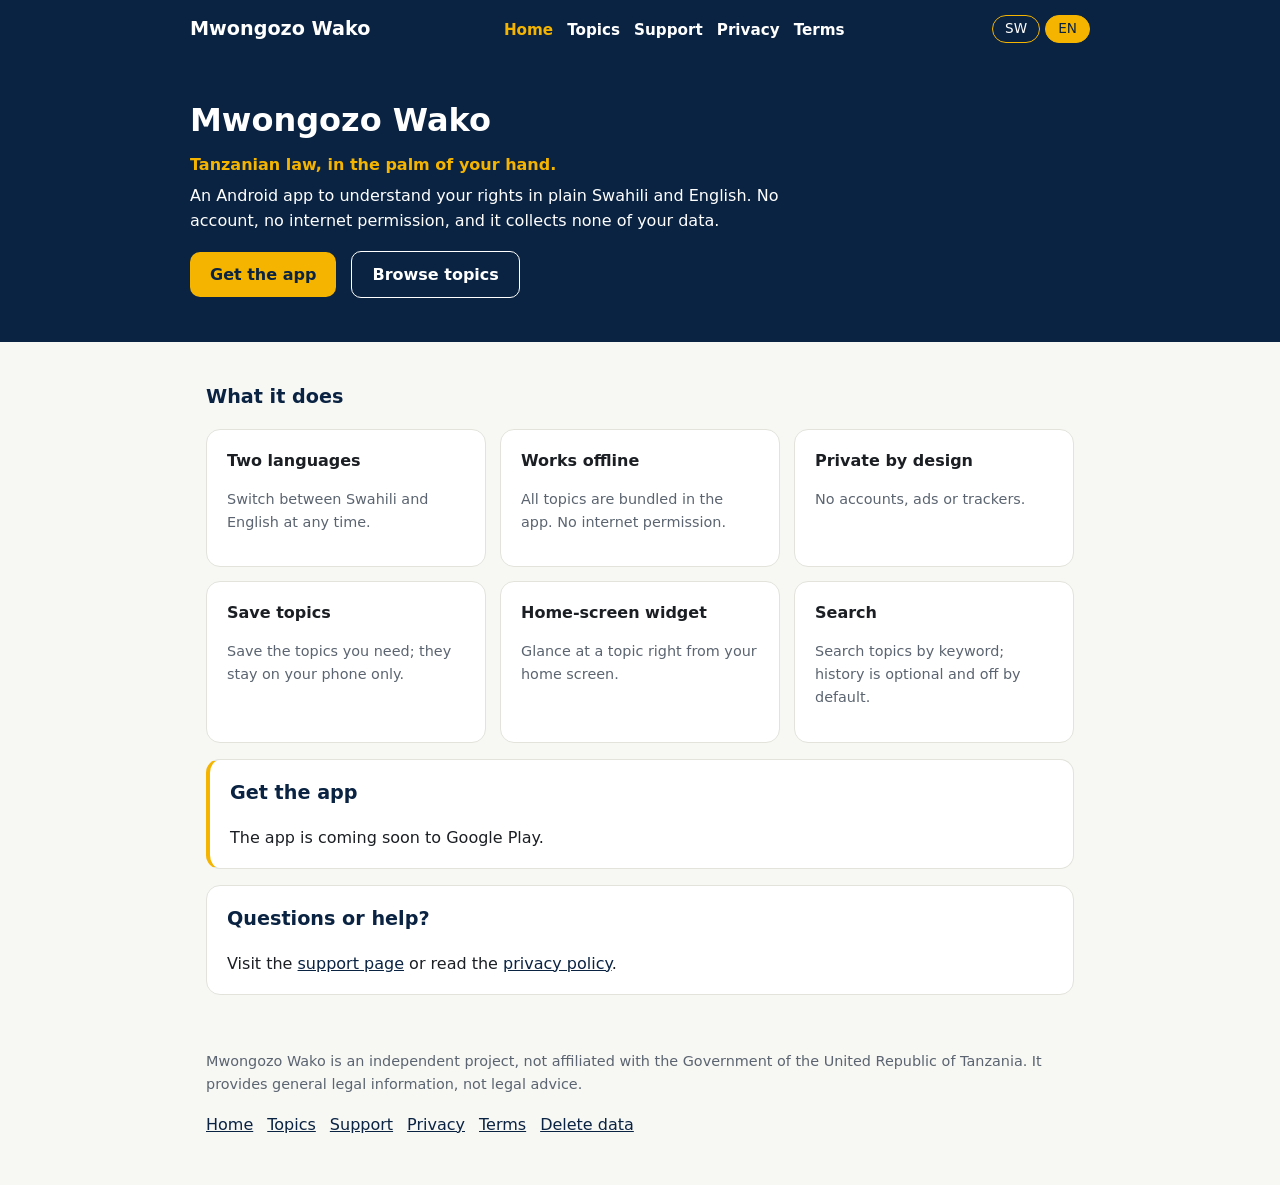
<file: index.html>
<!doctype html>
<html lang="sw" data-lang="sw">
<head>
<meta charset="utf-8">
<meta name="viewport" content="width=device-width, initial-scale=1">
<title>Sheria za Tanzania / Tanzanian law · Mwongozo Wako</title>
<meta name="description" content="Mwongozo Wako: Tanzanian legal information in Swahili and English, offline and private.">
<link rel="stylesheet" href="assets/style.css">
<script src="assets/site.js"></script>
</head>
<body>
<header class="site"><div class="bar">
  <a class="brand" href="">Mwongozo Wako</a>
  <nav><a href="" aria-current="page"><span class="l" lang="sw">Nyumbani</span><span class="l" lang="en">Home</span></a><a href="topics/"><span class="l" lang="sw">Mada</span><span class="l" lang="en">Topics</span></a><a href="support/"><span class="l" lang="sw">Msaada</span><span class="l" lang="en">Support</span></a><a href="privacy/"><span class="l" lang="sw">Faragha</span><span class="l" lang="en">Privacy</span></a><a href="terms/"><span class="l" lang="sw">Masharti</span><span class="l" lang="en">Terms</span></a></nav>
  <div class="langswitch" role="group" aria-label="Language"><button data-lang="sw" aria-pressed="true">SW</button> <button data-lang="en" aria-pressed="false">EN</button></div>
</div></header>
<div class="hero"><div class="in">
  <h1>Mwongozo Wako</h1>
  <p class="tag"><span class="l" lang="sw">Sheria za Tanzania, kiganjani mwako.</span><span class="l" lang="en">Tanzanian law, in the palm of your hand.</span></p>
  <p><span class="l" lang="sw">Programu ya Android ya kuelewa haki zako kwa Kiswahili rahisi na Kiingereza. Haihitaji akaunti wala intaneti, na haikusanyi taarifa zako.</span><span class="l" lang="en">An Android app to understand your rights in plain Swahili and English. No account, no internet permission, and it collects none of your data.</span></p>
  <a class="btn" href="#pakua"><span class="l" lang="sw">Pakua</span><span class="l" lang="en">Get the app</span></a>
  <a class="btn alt" href="topics/"><span class="l" lang="sw">Soma mada</span><span class="l" lang="en">Browse topics</span></a>
</div></div>
<main>
<h2 style="margin-top:24px"><span lang="sw" class="l">Inafanya nini</span><span lang="en" class="l">What it does</span></h2>
<div class="grid"><div class="card"><h3><span lang="sw" class="l">Lugha mbili</span><span lang="en" class="l">Two languages</span></h3><p class="muted"><span lang="sw" class="l">Badilisha kati ya Kiswahili na Kiingereza wakati wowote.</span><span lang="en" class="l">Switch between Swahili and English at any time.</span></p></div><div class="card"><h3><span lang="sw" class="l">Bila mtandao</span><span lang="en" class="l">Works offline</span></h3><p class="muted"><span lang="sw" class="l">Mada zote ziko ndani ya programu. Hakuna ruhusa ya intaneti.</span><span lang="en" class="l">All topics are bundled in the app. No internet permission.</span></p></div><div class="card"><h3><span lang="sw" class="l">Faragha kamili</span><span lang="en" class="l">Private by design</span></h3><p class="muted"><span lang="sw" class="l">Hakuna akaunti, matangazo wala vifuatiliaji.</span><span lang="en" class="l">No accounts, ads or trackers.</span></p></div><div class="card"><h3><span lang="sw" class="l">Hifadhi mada</span><span lang="en" class="l">Save topics</span></h3><p class="muted"><span lang="sw" class="l">Hifadhi mada unazozipenda; zinabaki kwenye simu yako tu.</span><span lang="en" class="l">Save the topics you need; they stay on your phone only.</span></p></div><div class="card"><h3><span lang="sw" class="l">Widget</span><span lang="en" class="l">Home-screen widget</span></h3><p class="muted"><span lang="sw" class="l">Angalia mada haraka kutoka skrini ya nyumbani.</span><span lang="en" class="l">Glance at a topic right from your home screen.</span></p></div><div class="card"><h3><span lang="sw" class="l">Tafuta</span><span lang="en" class="l">Search</span></h3><p class="muted"><span lang="sw" class="l">Tafuta mada kwa neno; historia ni hiari na imezimwa mwanzoni.</span><span lang="en" class="l">Search topics by keyword; history is optional and off by default.</span></p></div></div>
<section id="pakua" class="notice">
  <h2><span lang="sw" class="l">Pakua</span><span lang="en" class="l">Get the app</span></h2>
  <div lang="sw" class="l">Programu itapatikana kwenye Google Play hivi karibuni.</div><div lang="en" class="l">The app is coming soon to Google Play.</div>
  <!-- TODO: replace with the Google Play listing URL once published -->
</section>
<section>
  <h2><span lang="sw" class="l">Maswali au msaada?</span><span lang="en" class="l">Questions or help?</span></h2>
  <div lang="sw" class="l">Tembelea <a href="support/">ukurasa wa msaada</a> au soma <a href="privacy/">sera ya faragha</a>.</div><div lang="en" class="l">Visit the <a href="support/">support page</a> or read the <a href="privacy/">privacy policy</a>.</div>
</section>
</main>
<footer class="site">
  <p class="muted"><span class="l" lang="sw">Mwongozo Wako ni mradi huru, hauhusiani na Serikali ya Jamhuri ya Muungano wa Tanzania. Inatoa taarifa za jumla za kisheria, si ushauri wa kisheria.</span><span class="l" lang="en">Mwongozo Wako is an independent project, not affiliated with the Government of the United Republic of Tanzania. It provides general legal information, not legal advice.</span></p>
  <p><a href=""><span class="l" lang="sw">Nyumbani</span><span class="l" lang="en">Home</span></a><a href="topics/"><span class="l" lang="sw">Mada</span><span class="l" lang="en">Topics</span></a><a href="support/"><span class="l" lang="sw">Msaada</span><span class="l" lang="en">Support</span></a><a href="privacy/"><span class="l" lang="sw">Faragha</span><span class="l" lang="en">Privacy</span></a><a href="terms/"><span class="l" lang="sw">Masharti</span><span class="l" lang="en">Terms</span></a><a href="delete-data/"><span class="l" lang="sw">Futa taarifa</span><span class="l" lang="en">Delete data</span></a></p>
</footer>
</body>
</html>
</file>
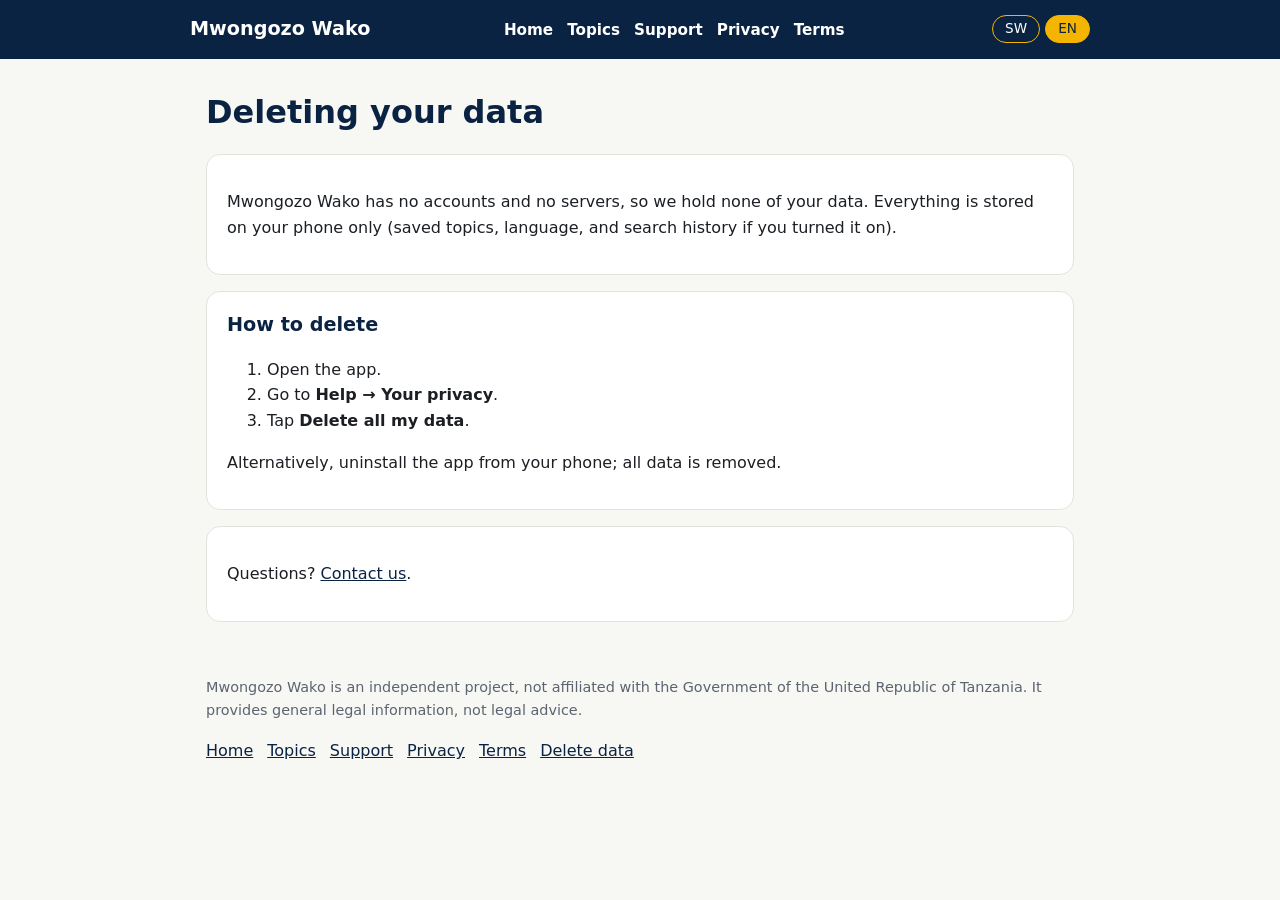
<file: delete-data/index.html>
<!doctype html>
<html lang="sw" data-lang="sw">
<head>
<meta charset="utf-8">
<meta name="viewport" content="width=device-width, initial-scale=1">
<title>Futa taarifa / Delete data · Mwongozo Wako</title>
<meta name="description" content="How to delete all data stored by the Mwongozo Wako app.">
<link rel="stylesheet" href="../assets/style.css">
<script src="../assets/site.js"></script>
</head>
<body>
<header class="site"><div class="bar">
  <a class="brand" href="../">Mwongozo Wako</a>
  <nav><a href="../"><span class="l" lang="sw">Nyumbani</span><span class="l" lang="en">Home</span></a><a href="../topics/"><span class="l" lang="sw">Mada</span><span class="l" lang="en">Topics</span></a><a href="../support/"><span class="l" lang="sw">Msaada</span><span class="l" lang="en">Support</span></a><a href="../privacy/"><span class="l" lang="sw">Faragha</span><span class="l" lang="en">Privacy</span></a><a href="../terms/"><span class="l" lang="sw">Masharti</span><span class="l" lang="en">Terms</span></a></nav>
  <div class="langswitch" role="group" aria-label="Language"><button data-lang="sw" aria-pressed="true">SW</button> <button data-lang="en" aria-pressed="false">EN</button></div>
</div></header>

<main>
<h1 class="page"><span lang="sw" class="l">Kufuta taarifa zako</span><span lang="en" class="l">Deleting your data</span></h1>
<section>
<div lang="sw" class="l"><p>Programu ya Mwongozo Wako haina akaunti wala seva, kwa hiyo hatuna taarifa zako upande wetu. Kila kitu kimehifadhiwa kwenye simu yako tu (mada ulizohifadhi, lugha, na historia ya utafutaji ukiiwasha).</p></div><div lang="en" class="l"><p>Mwongozo Wako has no accounts and no servers, so we hold none of your data. Everything is stored on your phone only (saved topics, language, and search history if you turned it on).</p></div>
</section>
<section><h2><span lang="sw" class="l">Njia ya kufuta</span><span lang="en" class="l">How to delete</span></h2>
<div lang="sw" class="l"><ol><li>Fungua programu.</li><li>Nenda <strong>Msaada → Faragha yako</strong>.</li><li>Gusa <strong>Futa taarifa zangu zote</strong>.</li></ol><p>Vinginevyo, ondoa programu kwenye simu yako; taarifa zote zitafutwa.</p></div><div lang="en" class="l"><ol><li>Open the app.</li><li>Go to <strong>Help → Your privacy</strong>.</li><li>Tap <strong>Delete all my data</strong>.</li></ol><p>Alternatively, uninstall the app from your phone; all data is removed.</p></div></section>
<section>
<div lang="sw" class="l"><p>Maswali? <a href="../support/">Wasiliana nasi</a>.</p></div><div lang="en" class="l"><p>Questions? <a href="../support/">Contact us</a>.</p></div>
</section>
</main>
<footer class="site">
  <p class="muted"><span class="l" lang="sw">Mwongozo Wako ni mradi huru, hauhusiani na Serikali ya Jamhuri ya Muungano wa Tanzania. Inatoa taarifa za jumla za kisheria, si ushauri wa kisheria.</span><span class="l" lang="en">Mwongozo Wako is an independent project, not affiliated with the Government of the United Republic of Tanzania. It provides general legal information, not legal advice.</span></p>
  <p><a href="../"><span class="l" lang="sw">Nyumbani</span><span class="l" lang="en">Home</span></a><a href="../topics/"><span class="l" lang="sw">Mada</span><span class="l" lang="en">Topics</span></a><a href="../support/"><span class="l" lang="sw">Msaada</span><span class="l" lang="en">Support</span></a><a href="../privacy/"><span class="l" lang="sw">Faragha</span><span class="l" lang="en">Privacy</span></a><a href="../terms/"><span class="l" lang="sw">Masharti</span><span class="l" lang="en">Terms</span></a><a href="../delete-data/"><span class="l" lang="sw">Futa taarifa</span><span class="l" lang="en">Delete data</span></a></p>
</footer>
</body>
</html>
</file>
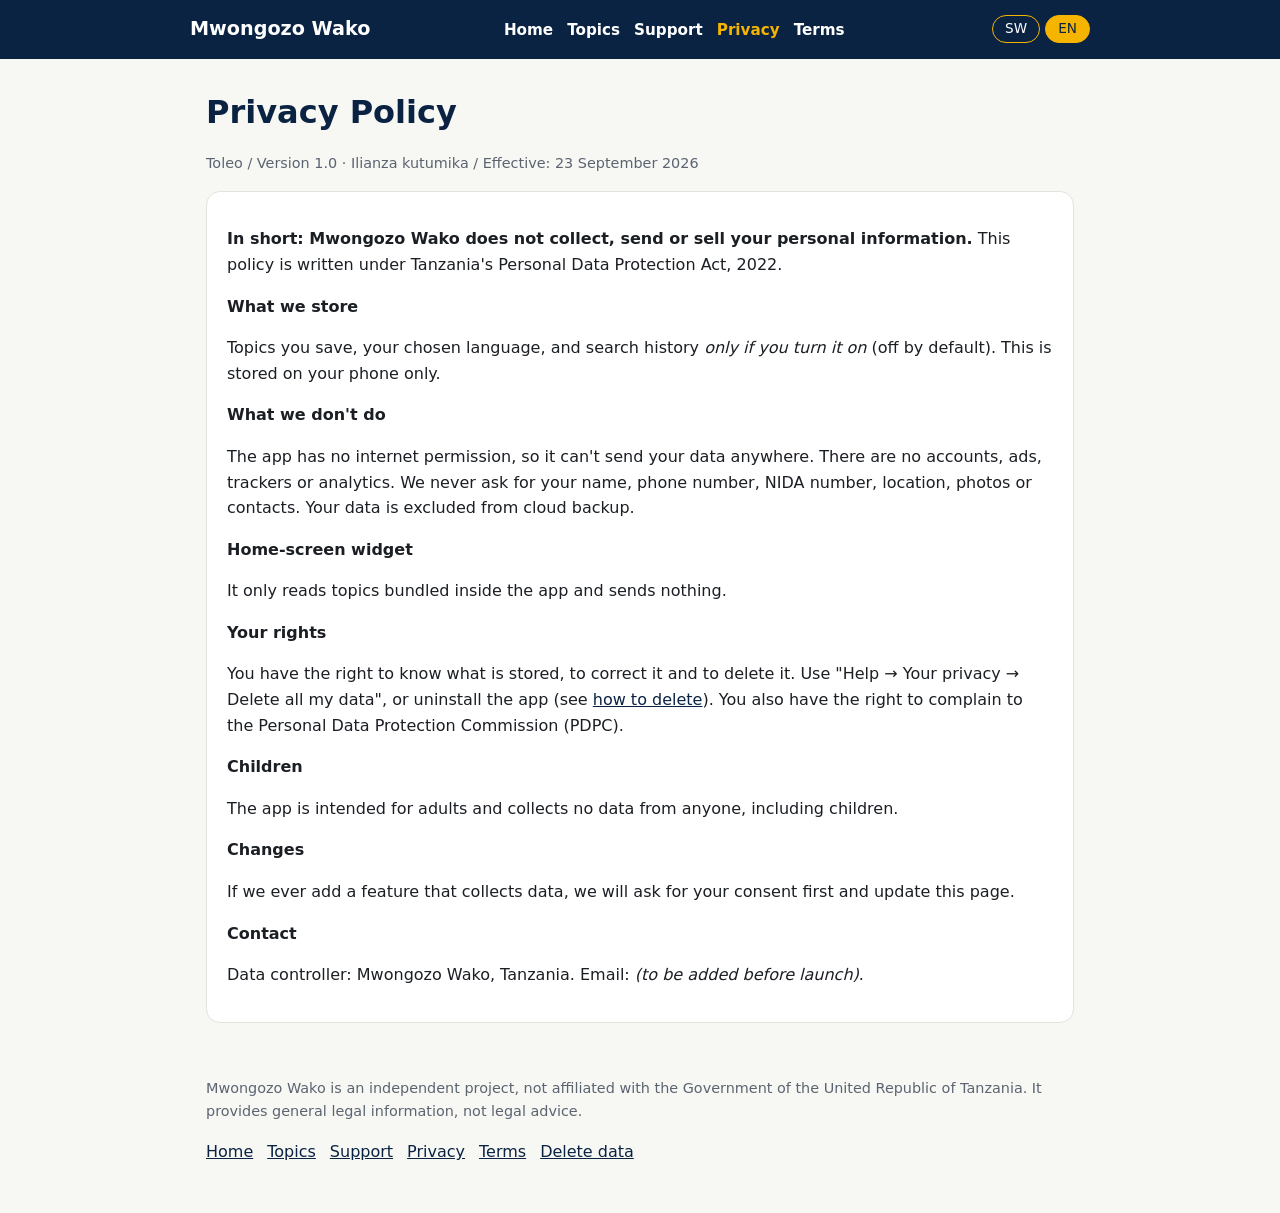
<file: privacy/index.html>
<!doctype html>
<html lang="sw" data-lang="sw">
<head>
<meta charset="utf-8">
<meta name="viewport" content="width=device-width, initial-scale=1">
<title>Sera ya Faragha / Privacy Policy · Mwongozo Wako</title>
<meta name="description" content="Privacy policy for the Mwongozo Wako Android app.">
<link rel="stylesheet" href="../assets/style.css">
<script src="../assets/site.js"></script>
</head>
<body>
<header class="site"><div class="bar">
  <a class="brand" href="../">Mwongozo Wako</a>
  <nav><a href="../"><span class="l" lang="sw">Nyumbani</span><span class="l" lang="en">Home</span></a><a href="../topics/"><span class="l" lang="sw">Mada</span><span class="l" lang="en">Topics</span></a><a href="../support/"><span class="l" lang="sw">Msaada</span><span class="l" lang="en">Support</span></a><a href="../privacy/" aria-current="page"><span class="l" lang="sw">Faragha</span><span class="l" lang="en">Privacy</span></a><a href="../terms/"><span class="l" lang="sw">Masharti</span><span class="l" lang="en">Terms</span></a></nav>
  <div class="langswitch" role="group" aria-label="Language"><button data-lang="sw" aria-pressed="true">SW</button> <button data-lang="en" aria-pressed="false">EN</button></div>
</div></header>

<main>
<h1 class="page"><span lang="sw" class="l">Sera ya Faragha</span><span lang="en" class="l">Privacy Policy</span></h1>
<p class="muted">Toleo / Version 1.0 · Ilianza kutumika / Effective: 23 September 2026</p>
<section lang="sw" class="l">
    
    <p><strong>Kwa ufupi: Programu ya Mwongozo Wako haikusanyi, haitumi wala haiuzi taarifa zako binafsi.</strong> Sera hii imeandaliwa kwa mujibu wa Sheria ya Ulinzi wa Taarifa Binafsi ya Tanzania ya mwaka 2022.</p>
    <h3>Tunachohifadhi</h3>
    <p>Mada ulizohifadhi, lugha uliyochagua, na historia ya utafutaji <em>ukiiwasha tu</em> (imezimwa mwanzoni). Taarifa hizi zinahifadhiwa kwenye simu yako tu.</p>
    <h3>Tusichofanya</h3>
    <p>Programu haina ruhusa ya intaneti, kwa hiyo haiwezi kutuma taarifa zako popote. Hakuna akaunti, matangazo, vifuatiliaji wala takwimu za matumizi. Hatuombi jina, namba ya simu, NIDA, mahali ulipo, picha wala anwani zako. Taarifa haziwekwi kwenye nakala ya mtandaoni (cloud backup).</p>
    <h3>Widget ya skrini ya nyumbani</h3>
    <p>Inasoma mada kutoka ndani ya programu tu na haitumi chochote.</p>
    <h3>Haki zako</h3>
    <p>Una haki ya kujua taarifa zinazohifadhiwa, kuzirekebisha na kuzifuta. Tumia "Msaada → Faragha yako → Futa taarifa zangu zote", au ondoa programu (angalia <a href="../delete-data/">jinsi ya kufuta</a>). Una haki pia ya kuwasilisha malalamiko kwa Tume ya Ulinzi wa Taarifa Binafsi (PDPC).</p>
    <h3>Watoto</h3>
    <p>Programu hii imekusudiwa watu wazima na haikusanyi taarifa za mtu yeyote, wakiwemo watoto.</p>
    <h3>Mabadiliko</h3>
    <p>Tukiongeza huduma yoyote itakayokusanya taarifa, tutaomba ridhaa yako kwanza na kusasisha ukurasa huu.</p>
    <h3>Mawasiliano</h3>
    <p>Msimamizi wa taarifa: Mwongozo Wako, Tanzania. Barua pepe: <em>(itaongezwa kabla ya uzinduzi)</em>.</p>
  </section>
<section lang="en" class="l">
    
    <p><strong>In short: Mwongozo Wako does not collect, send or sell your personal information.</strong> This policy is written under Tanzania's Personal Data Protection Act, 2022.</p>
    <h3>What we store</h3>
    <p>Topics you save, your chosen language, and search history <em>only if you turn it on</em> (off by default). This is stored on your phone only.</p>
    <h3>What we don't do</h3>
    <p>The app has no internet permission, so it can't send your data anywhere. There are no accounts, ads, trackers or analytics. We never ask for your name, phone number, NIDA number, location, photos or contacts. Your data is excluded from cloud backup.</p>
    <h3>Home-screen widget</h3>
    <p>It only reads topics bundled inside the app and sends nothing.</p>
    <h3>Your rights</h3>
    <p>You have the right to know what is stored, to correct it and to delete it. Use "Help → Your privacy → Delete all my data", or uninstall the app (see <a href="../delete-data/">how to delete</a>). You also have the right to complain to the Personal Data Protection Commission (PDPC).</p>
    <h3>Children</h3>
    <p>The app is intended for adults and collects no data from anyone, including children.</p>
    <h3>Changes</h3>
    <p>If we ever add a feature that collects data, we will ask for your consent first and update this page.</p>
    <h3>Contact</h3>
    <p>Data controller: Mwongozo Wako, Tanzania. Email: <em>(to be added before launch)</em>.</p>
  </section>
</main>
<footer class="site">
  <p class="muted"><span class="l" lang="sw">Mwongozo Wako ni mradi huru, hauhusiani na Serikali ya Jamhuri ya Muungano wa Tanzania. Inatoa taarifa za jumla za kisheria, si ushauri wa kisheria.</span><span class="l" lang="en">Mwongozo Wako is an independent project, not affiliated with the Government of the United Republic of Tanzania. It provides general legal information, not legal advice.</span></p>
  <p><a href="../"><span class="l" lang="sw">Nyumbani</span><span class="l" lang="en">Home</span></a><a href="../topics/"><span class="l" lang="sw">Mada</span><span class="l" lang="en">Topics</span></a><a href="../support/"><span class="l" lang="sw">Msaada</span><span class="l" lang="en">Support</span></a><a href="../privacy/"><span class="l" lang="sw">Faragha</span><span class="l" lang="en">Privacy</span></a><a href="../terms/"><span class="l" lang="sw">Masharti</span><span class="l" lang="en">Terms</span></a><a href="../delete-data/"><span class="l" lang="sw">Futa taarifa</span><span class="l" lang="en">Delete data</span></a></p>
</footer>
</body>
</html>
</file>
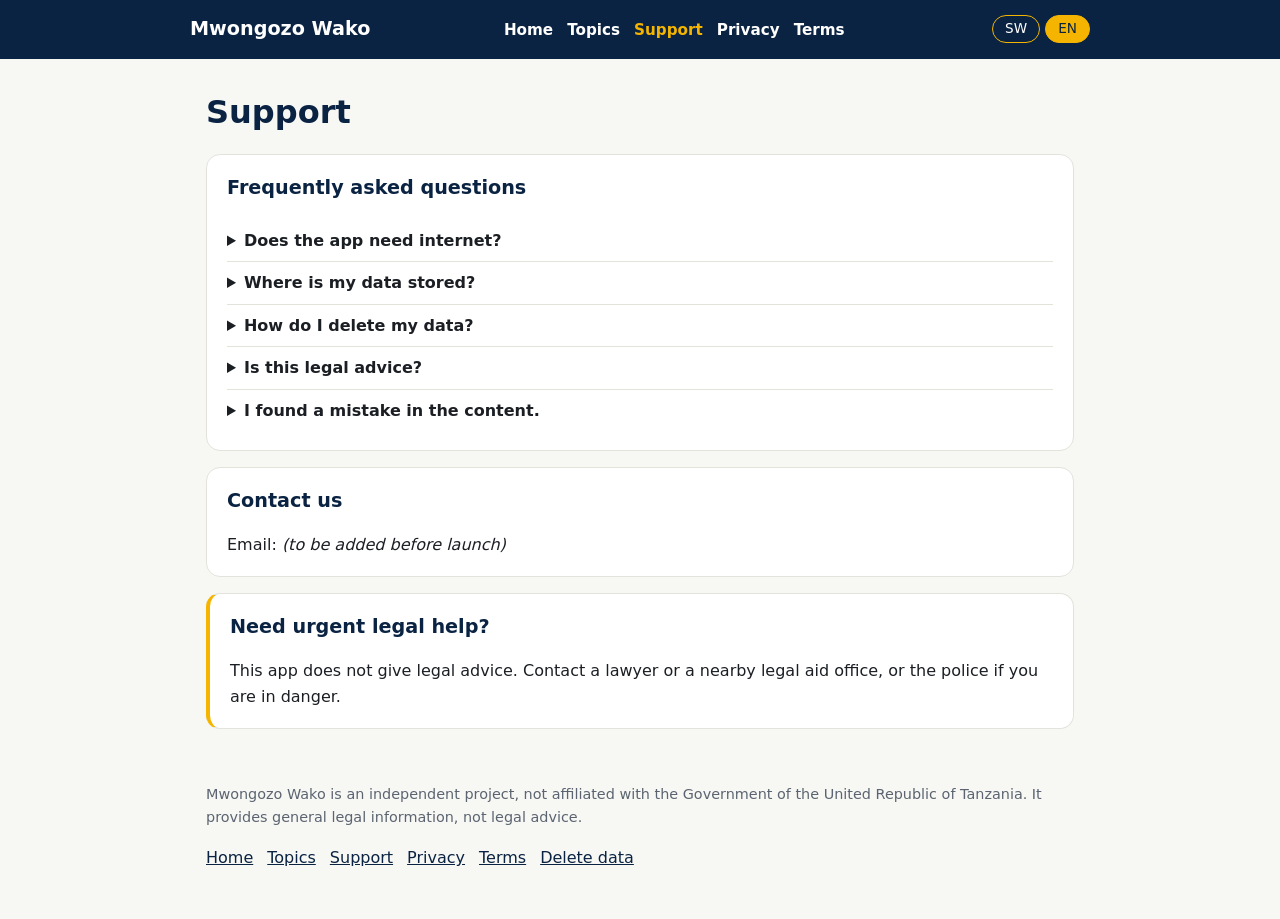
<file: support/index.html>
<!doctype html>
<html lang="sw" data-lang="sw">
<head>
<meta charset="utf-8">
<meta name="viewport" content="width=device-width, initial-scale=1">
<title>Msaada / Support · Mwongozo Wako</title>
<meta name="description" content="Help, FAQ and contact for the Mwongozo Wako app.">
<link rel="stylesheet" href="../assets/style.css">
<script src="../assets/site.js"></script>
</head>
<body>
<header class="site"><div class="bar">
  <a class="brand" href="../">Mwongozo Wako</a>
  <nav><a href="../"><span class="l" lang="sw">Nyumbani</span><span class="l" lang="en">Home</span></a><a href="../topics/"><span class="l" lang="sw">Mada</span><span class="l" lang="en">Topics</span></a><a href="../support/" aria-current="page"><span class="l" lang="sw">Msaada</span><span class="l" lang="en">Support</span></a><a href="../privacy/"><span class="l" lang="sw">Faragha</span><span class="l" lang="en">Privacy</span></a><a href="../terms/"><span class="l" lang="sw">Masharti</span><span class="l" lang="en">Terms</span></a></nav>
  <div class="langswitch" role="group" aria-label="Language"><button data-lang="sw" aria-pressed="true">SW</button> <button data-lang="en" aria-pressed="false">EN</button></div>
</div></header>

<main>
<h1 class="page"><span lang="sw" class="l">Msaada</span><span lang="en" class="l">Support</span></h1>
<section><h2><span lang="sw" class="l">Maswali ya mara kwa mara</span><span lang="en" class="l">Frequently asked questions</span></h2><details><summary><span lang="sw" class="l">Programu inahitaji intaneti?</span><span lang="en" class="l">Does the app need internet?</span></summary><p lang="sw" class="l">Hapana. Mada zote ziko ndani ya programu na haina ruhusa ya intaneti.</p><p lang="en" class="l">No. All topics are inside the app and it has no internet permission.</p></details><details><summary><span lang="sw" class="l">Taarifa zangu zinahifadhiwa wapi?</span><span lang="en" class="l">Where is my data stored?</span></summary><p lang="sw" class="l">Kwenye simu yako tu. Angalia <a href="../privacy/">sera ya faragha</a>.</p><p lang="en" class="l">On your phone only. See the <a href="../privacy/">privacy policy</a>.</p></details><details><summary><span lang="sw" class="l">Ninawezaje kufuta taarifa zangu?</span><span lang="en" class="l">How do I delete my data?</span></summary><p lang="sw" class="l">Fungua Msaada → Faragha yako → Futa taarifa zangu zote, au soma <a href="../delete-data/">ukurasa wa kufuta taarifa</a>.</p><p lang="en" class="l">Open Help → Your privacy → Delete all my data, or read the <a href="../delete-data/">data deletion page</a>.</p></details><details><summary><span lang="sw" class="l">Je, hii ni ushauri wa kisheria?</span><span lang="en" class="l">Is this legal advice?</span></summary><p lang="sw" class="l">Hapana. Ni taarifa za jumla. Kwa kesi yako wasiliana na wakili.</p><p lang="en" class="l">No. It is general information. For your own case, contact a lawyer.</p></details><details><summary><span lang="sw" class="l">Nimepata kosa kwenye maudhui.</span><span lang="en" class="l">I found a mistake in the content.</span></summary><p lang="sw" class="l">Tafadhali tuandikie ukitaja mada na kosa ulilooona ili tulirekebishe.</p><p lang="en" class="l">Please write to us with the topic and the mistake so we can correct it.</p></details></section>
<section id="contact"><h2><span lang="sw" class="l">Wasiliana nasi</span><span lang="en" class="l">Contact us</span></h2>
<div lang="sw" class="l">Barua pepe: <em>(itaongezwa kabla ya uzinduzi)</em></div><div lang="en" class="l">Email: <em>(to be added before launch)</em></div>
<!-- TODO: add the real support email here and in privacy/, terms/ and delete-data/ before launch -->
</section>
<section class="notice"><h2><span lang="sw" class="l">Unahitaji msaada wa kisheria wa haraka?</span><span lang="en" class="l">Need urgent legal help?</span></h2>
<div lang="sw" class="l">Programu hii haitoi ushauri wa kisheria. Wasiliana na wakili au ofisi ya msaada wa kisheria iliyo karibu nawe, au kituo cha polisi ikiwa uko hatarini.</div><div lang="en" class="l">This app does not give legal advice. Contact a lawyer or a nearby legal aid office, or the police if you are in danger.</div></section>
</main>
<footer class="site">
  <p class="muted"><span class="l" lang="sw">Mwongozo Wako ni mradi huru, hauhusiani na Serikali ya Jamhuri ya Muungano wa Tanzania. Inatoa taarifa za jumla za kisheria, si ushauri wa kisheria.</span><span class="l" lang="en">Mwongozo Wako is an independent project, not affiliated with the Government of the United Republic of Tanzania. It provides general legal information, not legal advice.</span></p>
  <p><a href="../"><span class="l" lang="sw">Nyumbani</span><span class="l" lang="en">Home</span></a><a href="../topics/"><span class="l" lang="sw">Mada</span><span class="l" lang="en">Topics</span></a><a href="../support/"><span class="l" lang="sw">Msaada</span><span class="l" lang="en">Support</span></a><a href="../privacy/"><span class="l" lang="sw">Faragha</span><span class="l" lang="en">Privacy</span></a><a href="../terms/"><span class="l" lang="sw">Masharti</span><span class="l" lang="en">Terms</span></a><a href="../delete-data/"><span class="l" lang="sw">Futa taarifa</span><span class="l" lang="en">Delete data</span></a></p>
</footer>
</body>
</html>
</file>
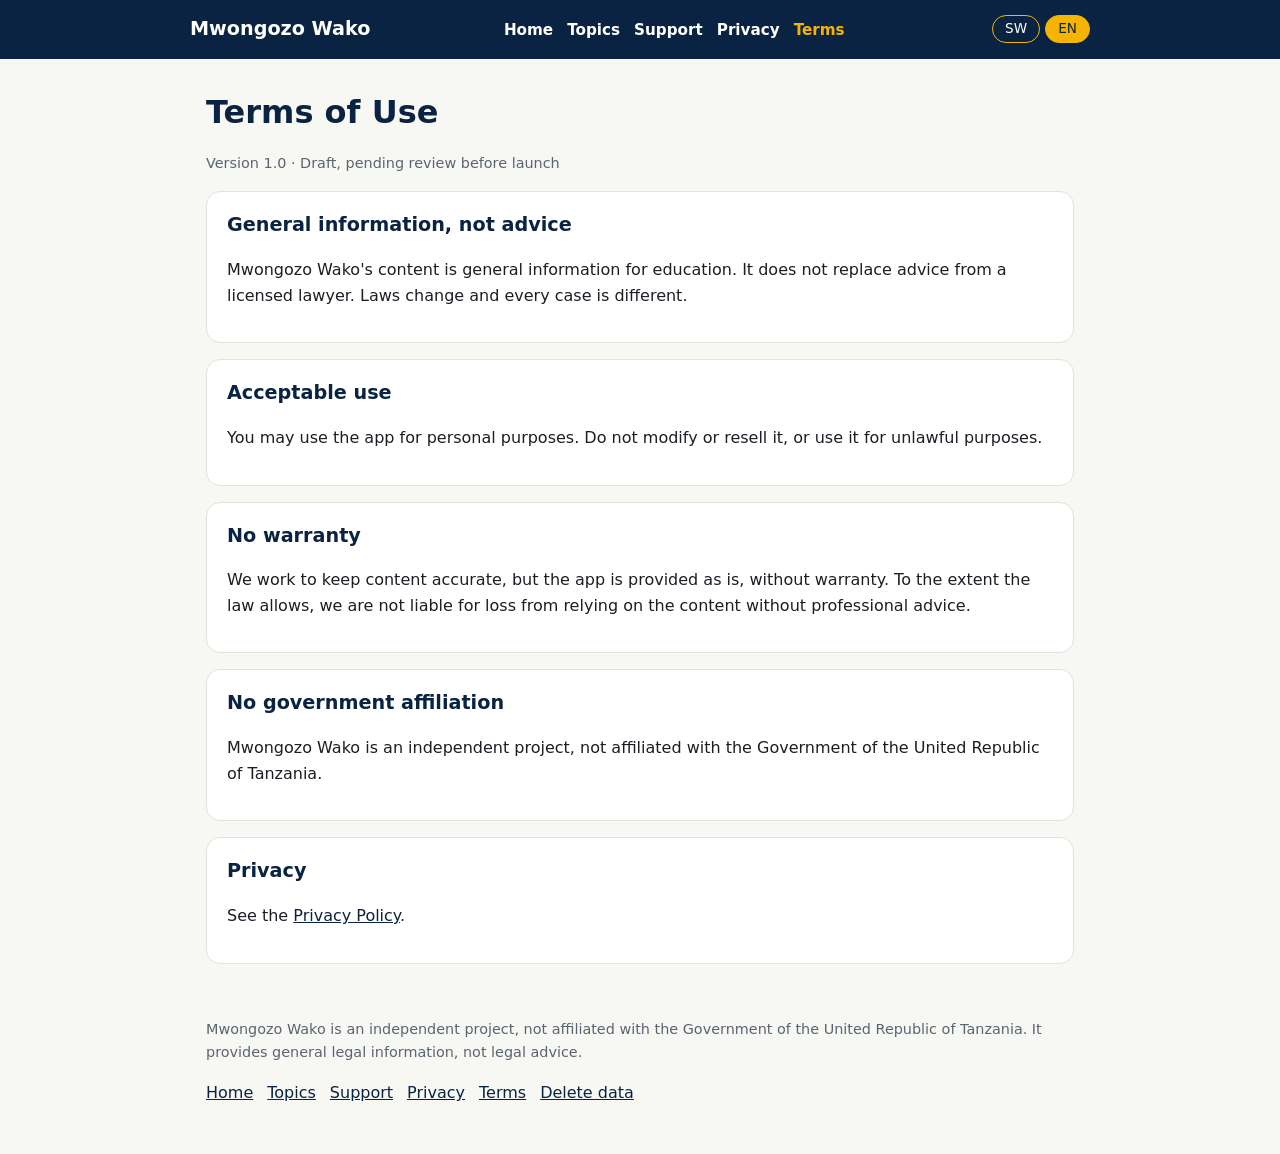
<file: terms/index.html>
<!doctype html>
<html lang="sw" data-lang="sw">
<head>
<meta charset="utf-8">
<meta name="viewport" content="width=device-width, initial-scale=1">
<title>Masharti / Terms · Mwongozo Wako</title>
<meta name="description" content="Terms of use for the Mwongozo Wako app.">
<link rel="stylesheet" href="../assets/style.css">
<script src="../assets/site.js"></script>
</head>
<body>
<header class="site"><div class="bar">
  <a class="brand" href="../">Mwongozo Wako</a>
  <nav><a href="../"><span class="l" lang="sw">Nyumbani</span><span class="l" lang="en">Home</span></a><a href="../topics/"><span class="l" lang="sw">Mada</span><span class="l" lang="en">Topics</span></a><a href="../support/"><span class="l" lang="sw">Msaada</span><span class="l" lang="en">Support</span></a><a href="../privacy/"><span class="l" lang="sw">Faragha</span><span class="l" lang="en">Privacy</span></a><a href="../terms/" aria-current="page"><span class="l" lang="sw">Masharti</span><span class="l" lang="en">Terms</span></a></nav>
  <div class="langswitch" role="group" aria-label="Language"><button data-lang="sw" aria-pressed="true">SW</button> <button data-lang="en" aria-pressed="false">EN</button></div>
</div></header>

<main>
<h1 class="page"><span lang="sw" class="l">Masharti ya Matumizi</span><span lang="en" class="l">Terms of Use</span></h1>
<p class="muted"><span lang="sw" class="l">Toleo 1.0 · Rasimu, isubiri mapitio kabla ya uzinduzi</span><span lang="en" class="l">Version 1.0 · Draft, pending review before launch</span></p>
<section>
<div lang="sw" class="l"><h2>Taarifa za jumla, si ushauri</h2><p>Maudhui ya Mwongozo Wako ni taarifa za jumla kwa elimu. Hayachukui nafasi ya ushauri wa wakili aliyeidhinishwa. Sheria hubadilika na hali ya kila kesi ni tofauti.</p></div><div lang="en" class="l"><h2>General information, not advice</h2><p>Mwongozo Wako's content is general information for education. It does not replace advice from a licensed lawyer. Laws change and every case is different.</p></div>
</section>
<section>
<div lang="sw" class="l"><h2>Matumizi yanayoruhusiwa</h2><p>Unaweza kutumia programu kwa matumizi binafsi. Usibadilishe programu, kuiuza tena, au kuitumia kwa madhumuni haramu.</p></div><div lang="en" class="l"><h2>Acceptable use</h2><p>You may use the app for personal purposes. Do not modify or resell it, or use it for unlawful purposes.</p></div>
</section>
<section>
<div lang="sw" class="l"><h2>Bila dhamana</h2><p>Tunajitahidi maudhui yawe sahihi, lakini programu inatolewa kama ilivyo, bila dhamana. Hatuwajibiki kwa hasara inayotokana na kutegemea maudhui bila ushauri wa kitaalamu, kadri sheria inavyoruhusu.</p></div><div lang="en" class="l"><h2>No warranty</h2><p>We work to keep content accurate, but the app is provided as is, without warranty. To the extent the law allows, we are not liable for loss from relying on the content without professional advice.</p></div>
</section>
<section>
<div lang="sw" class="l"><h2>Uhusiano na serikali</h2><p>Mwongozo Wako ni mradi huru, hauhusiani na Serikali ya Jamhuri ya Muungano wa Tanzania.</p></div><div lang="en" class="l"><h2>No government affiliation</h2><p>Mwongozo Wako is an independent project, not affiliated with the Government of the United Republic of Tanzania.</p></div>
</section>
<section>
<div lang="sw" class="l"><h2>Faragha</h2><p>Angalia <a href="../privacy/">Sera ya Faragha</a>.</p></div><div lang="en" class="l"><h2>Privacy</h2><p>See the <a href="../privacy/">Privacy Policy</a>.</p></div>
</section>
</main>
<footer class="site">
  <p class="muted"><span class="l" lang="sw">Mwongozo Wako ni mradi huru, hauhusiani na Serikali ya Jamhuri ya Muungano wa Tanzania. Inatoa taarifa za jumla za kisheria, si ushauri wa kisheria.</span><span class="l" lang="en">Mwongozo Wako is an independent project, not affiliated with the Government of the United Republic of Tanzania. It provides general legal information, not legal advice.</span></p>
  <p><a href="../"><span class="l" lang="sw">Nyumbani</span><span class="l" lang="en">Home</span></a><a href="../topics/"><span class="l" lang="sw">Mada</span><span class="l" lang="en">Topics</span></a><a href="../support/"><span class="l" lang="sw">Msaada</span><span class="l" lang="en">Support</span></a><a href="../privacy/"><span class="l" lang="sw">Faragha</span><span class="l" lang="en">Privacy</span></a><a href="../terms/"><span class="l" lang="sw">Masharti</span><span class="l" lang="en">Terms</span></a><a href="../delete-data/"><span class="l" lang="sw">Futa taarifa</span><span class="l" lang="en">Delete data</span></a></p>
</footer>
</body>
</html>
</file>
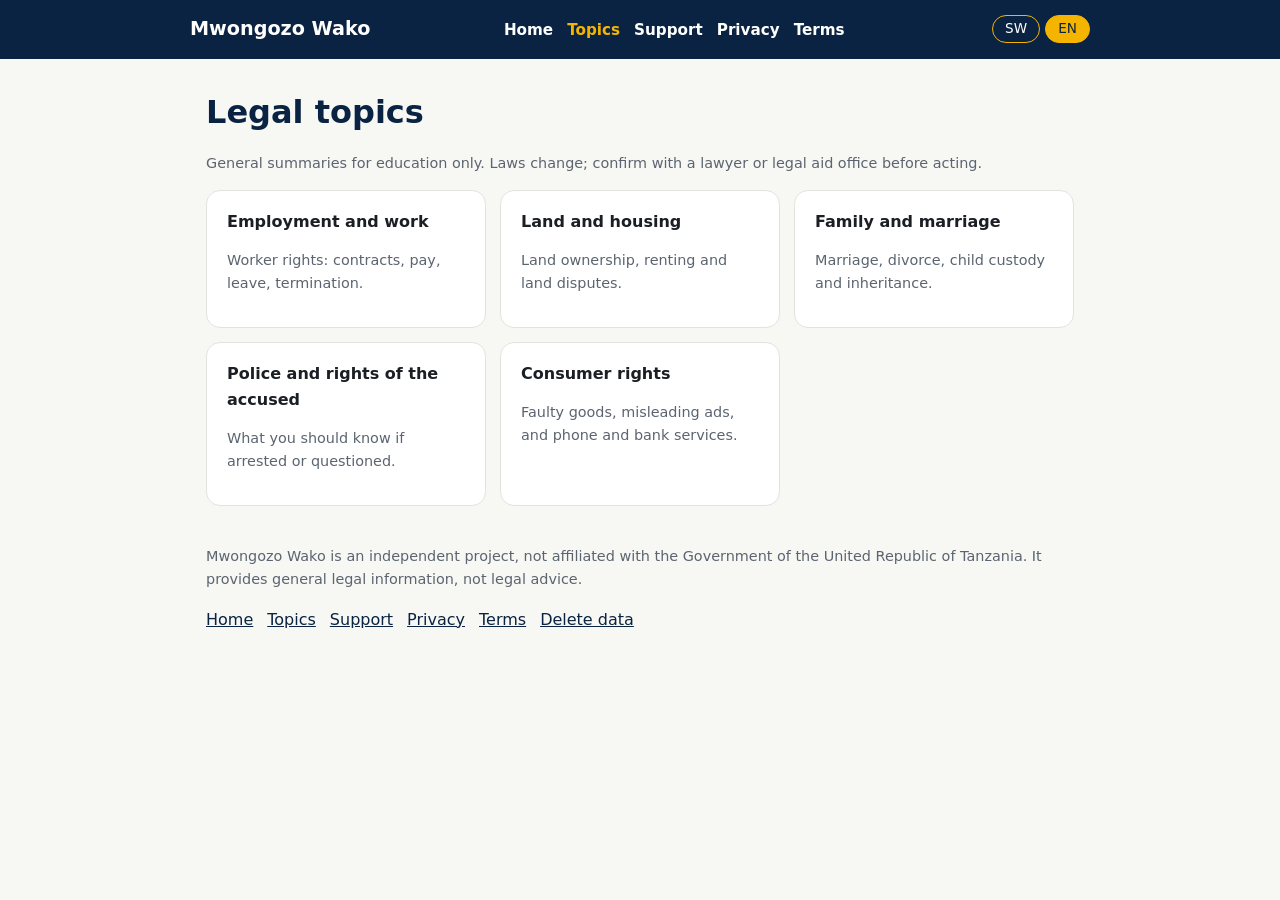
<file: topics/index.html>
<!doctype html>
<html lang="sw" data-lang="sw">
<head>
<meta charset="utf-8">
<meta name="viewport" content="width=device-width, initial-scale=1">
<title>Mada / Topics · Mwongozo Wako</title>
<meta name="description" content="Plain-language Tanzanian legal topics in Swahili and English.">
<link rel="stylesheet" href="../assets/style.css">
<script src="../assets/site.js"></script>
</head>
<body>
<header class="site"><div class="bar">
  <a class="brand" href="../">Mwongozo Wako</a>
  <nav><a href="../"><span class="l" lang="sw">Nyumbani</span><span class="l" lang="en">Home</span></a><a href="../topics/" aria-current="page"><span class="l" lang="sw">Mada</span><span class="l" lang="en">Topics</span></a><a href="../support/"><span class="l" lang="sw">Msaada</span><span class="l" lang="en">Support</span></a><a href="../privacy/"><span class="l" lang="sw">Faragha</span><span class="l" lang="en">Privacy</span></a><a href="../terms/"><span class="l" lang="sw">Masharti</span><span class="l" lang="en">Terms</span></a></nav>
  <div class="langswitch" role="group" aria-label="Language"><button data-lang="sw" aria-pressed="true">SW</button> <button data-lang="en" aria-pressed="false">EN</button></div>
</div></header>

<main>
<h1 class="page"><span lang="sw" class="l">Mada za kisheria</span><span lang="en" class="l">Legal topics</span></h1>
<p class="muted"><span lang="sw" class="l">Muhtasari wa jumla kwa madhumuni ya elimu. Sheria hubadilika; thibitisha na wakili au ofisi ya msaada wa kisheria kabla ya kuchukua hatua.</span><span lang="en" class="l">General summaries for education only. Laws change; confirm with a lawyer or legal aid office before acting.</span></p>
<div class="grid"><a class="card" href="ajira/"><h3><span lang="sw" class="l">Ajira na kazi</span><span lang="en" class="l">Employment and work</span></h3><p class="muted"><span lang="sw" class="l">Haki za mfanyakazi: mkataba, mshahara, likizo, kuachishwa kazi.</span><span lang="en" class="l">Worker rights: contracts, pay, leave, termination.</span></p></a><a class="card" href="ardhi/"><h3><span lang="sw" class="l">Ardhi na makazi</span><span lang="en" class="l">Land and housing</span></h3><p class="muted"><span lang="sw" class="l">Umiliki wa ardhi, upangaji na migogoro ya ardhi.</span><span lang="en" class="l">Land ownership, renting and land disputes.</span></p></a><a class="card" href="familia/"><h3><span lang="sw" class="l">Familia na ndoa</span><span lang="en" class="l">Family and marriage</span></h3><p class="muted"><span lang="sw" class="l">Ndoa, talaka, malezi ya watoto na mirathi.</span><span lang="en" class="l">Marriage, divorce, child custody and inheritance.</span></p></a><a class="card" href="polisi/"><h3><span lang="sw" class="l">Polisi na haki za mtuhumiwa</span><span lang="en" class="l">Police and rights of the accused</span></h3><p class="muted"><span lang="sw" class="l">Unachostahili kujua ukikamatwa au kuhojiwa.</span><span lang="en" class="l">What you should know if arrested or questioned.</span></p></a><a class="card" href="mtumiaji/"><h3><span lang="sw" class="l">Haki za mtumiaji</span><span lang="en" class="l">Consumer rights</span></h3><p class="muted"><span lang="sw" class="l">Bidhaa mbovu, matangazo ya uongo na huduma za simu na benki.</span><span lang="en" class="l">Faulty goods, misleading ads, and phone and bank services.</span></p></a></div>
</main>
<footer class="site">
  <p class="muted"><span class="l" lang="sw">Mwongozo Wako ni mradi huru, hauhusiani na Serikali ya Jamhuri ya Muungano wa Tanzania. Inatoa taarifa za jumla za kisheria, si ushauri wa kisheria.</span><span class="l" lang="en">Mwongozo Wako is an independent project, not affiliated with the Government of the United Republic of Tanzania. It provides general legal information, not legal advice.</span></p>
  <p><a href="../"><span class="l" lang="sw">Nyumbani</span><span class="l" lang="en">Home</span></a><a href="../topics/"><span class="l" lang="sw">Mada</span><span class="l" lang="en">Topics</span></a><a href="../support/"><span class="l" lang="sw">Msaada</span><span class="l" lang="en">Support</span></a><a href="../privacy/"><span class="l" lang="sw">Faragha</span><span class="l" lang="en">Privacy</span></a><a href="../terms/"><span class="l" lang="sw">Masharti</span><span class="l" lang="en">Terms</span></a><a href="../delete-data/"><span class="l" lang="sw">Futa taarifa</span><span class="l" lang="en">Delete data</span></a></p>
</footer>
</body>
</html>
</file>
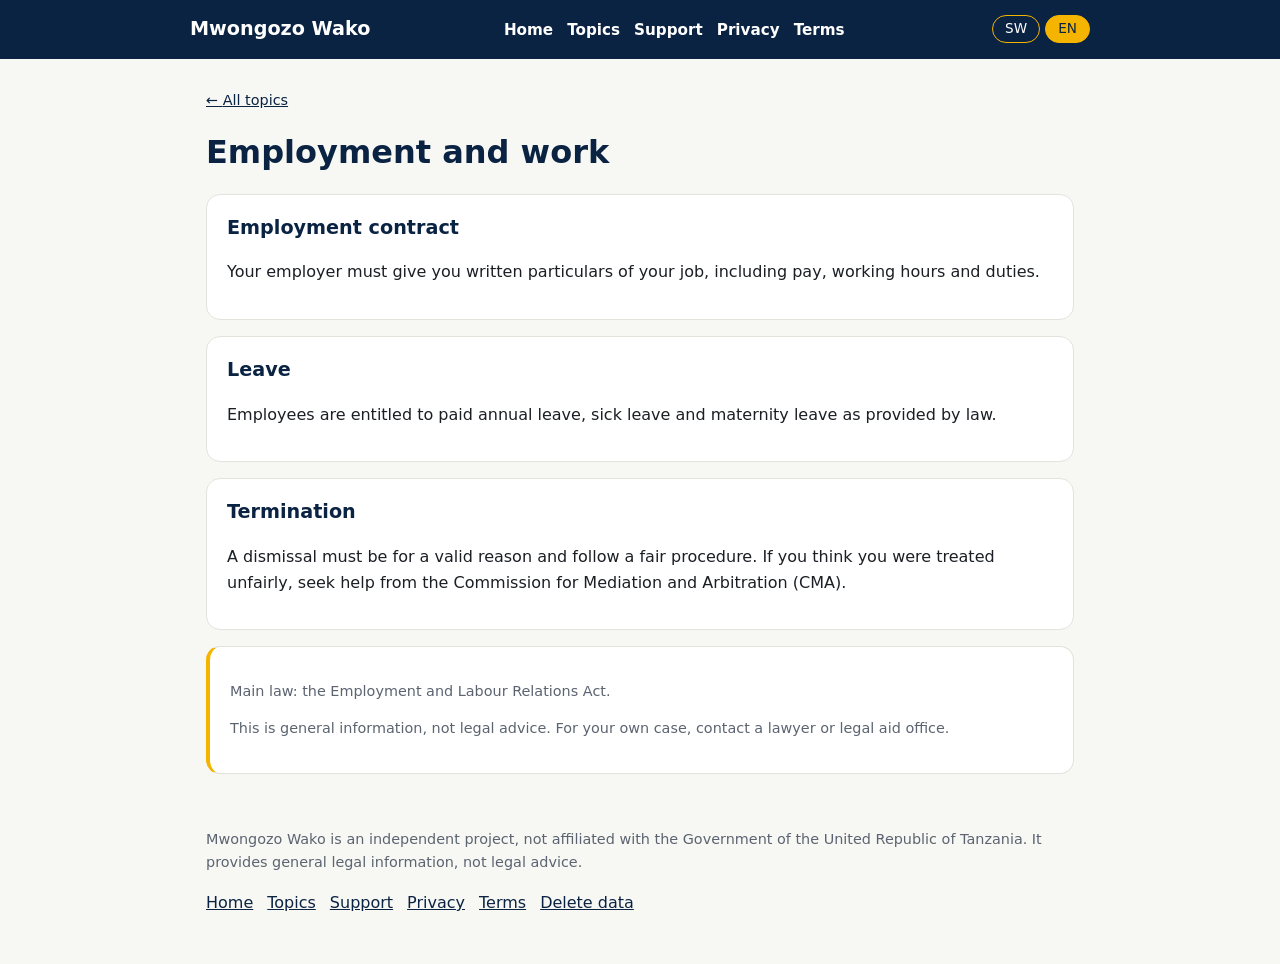
<file: topics/ajira/index.html>
<!doctype html>
<html lang="sw" data-lang="sw">
<head>
<meta charset="utf-8">
<meta name="viewport" content="width=device-width, initial-scale=1">
<title>Ajira na kazi / Employment and work · Mwongozo Wako</title>
<meta name="description" content="Worker rights: contracts, pay, leave, termination.">
<link rel="stylesheet" href="../../assets/style.css">
<script src="../../assets/site.js"></script>
</head>
<body>
<header class="site"><div class="bar">
  <a class="brand" href="../../">Mwongozo Wako</a>
  <nav><a href="../../"><span class="l" lang="sw">Nyumbani</span><span class="l" lang="en">Home</span></a><a href="../../topics/"><span class="l" lang="sw">Mada</span><span class="l" lang="en">Topics</span></a><a href="../../support/"><span class="l" lang="sw">Msaada</span><span class="l" lang="en">Support</span></a><a href="../../privacy/"><span class="l" lang="sw">Faragha</span><span class="l" lang="en">Privacy</span></a><a href="../../terms/"><span class="l" lang="sw">Masharti</span><span class="l" lang="en">Terms</span></a></nav>
  <div class="langswitch" role="group" aria-label="Language"><button data-lang="sw" aria-pressed="true">SW</button> <button data-lang="en" aria-pressed="false">EN</button></div>
</div></header>

<main>
<p class="muted"><a href="../">← <span lang="sw" class="l">Mada zote</span><span lang="en" class="l">All topics</span></a></p>
<h1 class="page"><span lang="sw" class="l">Ajira na kazi</span><span lang="en" class="l">Employment and work</span></h1>
<section><h2><span lang="sw" class="l">Mkataba wa ajira</span><span lang="en" class="l">Employment contract</span></h2><p lang="sw" class="l">Mwajiri anatakiwa kukupa maelezo ya maandishi ya masharti ya ajira yako, ikiwemo mshahara, saa za kazi na majukumu.</p><p lang="en" class="l">Your employer must give you written particulars of your job, including pay, working hours and duties.</p></section><section><h2><span lang="sw" class="l">Likizo</span><span lang="en" class="l">Leave</span></h2><p lang="sw" class="l">Mfanyakazi ana haki ya likizo ya mwaka yenye malipo, likizo ya ugonjwa, na likizo ya uzazi kwa mujibu wa sheria.</p><p lang="en" class="l">Employees are entitled to paid annual leave, sick leave and maternity leave as provided by law.</p></section><section><h2><span lang="sw" class="l">Kuachishwa kazi</span><span lang="en" class="l">Termination</span></h2><p lang="sw" class="l">Kuachishwa kazi lazima iwe kwa sababu halali na kwa utaratibu wa haki. Ukiona umeonewa, tafuta msaada wa Tume ya Usuluhishi na Uamuzi (CMA).</p><p lang="en" class="l">A dismissal must be for a valid reason and follow a fair procedure. If you think you were treated unfairly, seek help from the Commission for Mediation and Arbitration (CMA).</p></section>
<section class="notice"><p class="muted"><span lang="sw" class="l">Sheria kuu: Sheria ya Ajira na Mahusiano Kazini.</span><span lang="en" class="l">Main law: the Employment and Labour Relations Act.</span></p>
<p class="muted"><span lang="sw" class="l">Hii ni taarifa ya jumla, si ushauri wa kisheria. Kwa kesi yako, wasiliana na wakili au ofisi ya msaada wa kisheria.</span><span lang="en" class="l">This is general information, not legal advice. For your own case, contact a lawyer or legal aid office.</span></p></section>
</main>
<footer class="site">
  <p class="muted"><span class="l" lang="sw">Mwongozo Wako ni mradi huru, hauhusiani na Serikali ya Jamhuri ya Muungano wa Tanzania. Inatoa taarifa za jumla za kisheria, si ushauri wa kisheria.</span><span class="l" lang="en">Mwongozo Wako is an independent project, not affiliated with the Government of the United Republic of Tanzania. It provides general legal information, not legal advice.</span></p>
  <p><a href="../../"><span class="l" lang="sw">Nyumbani</span><span class="l" lang="en">Home</span></a><a href="../../topics/"><span class="l" lang="sw">Mada</span><span class="l" lang="en">Topics</span></a><a href="../../support/"><span class="l" lang="sw">Msaada</span><span class="l" lang="en">Support</span></a><a href="../../privacy/"><span class="l" lang="sw">Faragha</span><span class="l" lang="en">Privacy</span></a><a href="../../terms/"><span class="l" lang="sw">Masharti</span><span class="l" lang="en">Terms</span></a><a href="../../delete-data/"><span class="l" lang="sw">Futa taarifa</span><span class="l" lang="en">Delete data</span></a></p>
</footer>
</body>
</html>
</file>
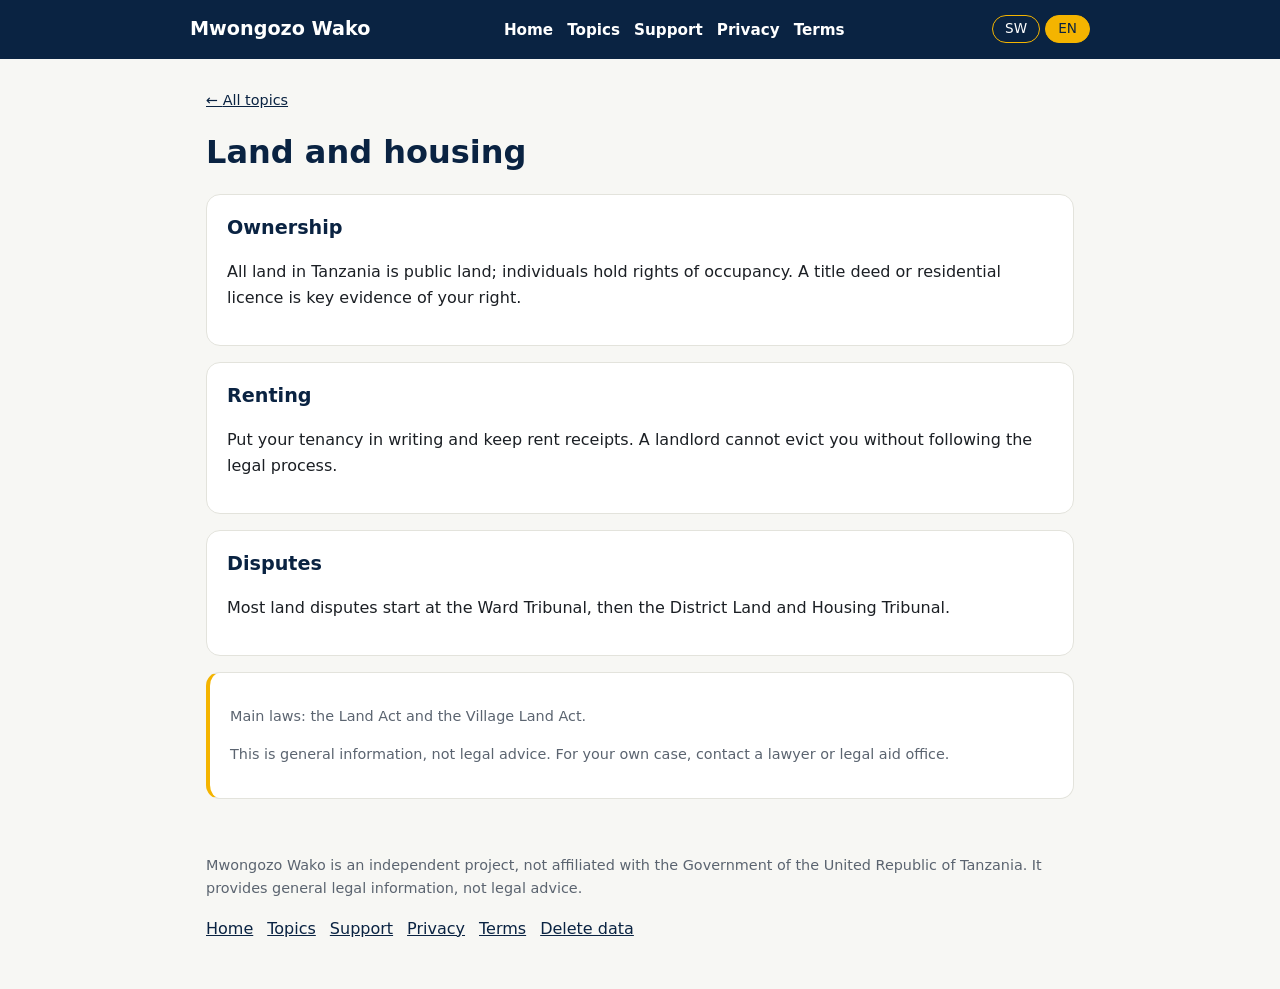
<file: topics/ardhi/index.html>
<!doctype html>
<html lang="sw" data-lang="sw">
<head>
<meta charset="utf-8">
<meta name="viewport" content="width=device-width, initial-scale=1">
<title>Ardhi na makazi / Land and housing · Mwongozo Wako</title>
<meta name="description" content="Land ownership, renting and land disputes.">
<link rel="stylesheet" href="../../assets/style.css">
<script src="../../assets/site.js"></script>
</head>
<body>
<header class="site"><div class="bar">
  <a class="brand" href="../../">Mwongozo Wako</a>
  <nav><a href="../../"><span class="l" lang="sw">Nyumbani</span><span class="l" lang="en">Home</span></a><a href="../../topics/"><span class="l" lang="sw">Mada</span><span class="l" lang="en">Topics</span></a><a href="../../support/"><span class="l" lang="sw">Msaada</span><span class="l" lang="en">Support</span></a><a href="../../privacy/"><span class="l" lang="sw">Faragha</span><span class="l" lang="en">Privacy</span></a><a href="../../terms/"><span class="l" lang="sw">Masharti</span><span class="l" lang="en">Terms</span></a></nav>
  <div class="langswitch" role="group" aria-label="Language"><button data-lang="sw" aria-pressed="true">SW</button> <button data-lang="en" aria-pressed="false">EN</button></div>
</div></header>

<main>
<p class="muted"><a href="../">← <span lang="sw" class="l">Mada zote</span><span lang="en" class="l">All topics</span></a></p>
<h1 class="page"><span lang="sw" class="l">Ardhi na makazi</span><span lang="en" class="l">Land and housing</span></h1>
<section><h2><span lang="sw" class="l">Umiliki</span><span lang="en" class="l">Ownership</span></h2><p lang="sw" class="l">Ardhi yote Tanzania ni mali ya umma, na watu hupewa haki za kumiliki. Hati au leseni ya makazi ni ushahidi muhimu wa haki yako.</p><p lang="en" class="l">All land in Tanzania is public land; individuals hold rights of occupancy. A title deed or residential licence is key evidence of your right.</p></section><section><h2><span lang="sw" class="l">Upangaji</span><span lang="en" class="l">Renting</span></h2><p lang="sw" class="l">Weka mkataba wa upangaji wa maandishi na uhifadhi risiti za kodi. Mwenye nyumba hawezi kukutoa bila utaratibu wa kisheria.</p><p lang="en" class="l">Put your tenancy in writing and keep rent receipts. A landlord cannot evict you without following the legal process.</p></section><section><h2><span lang="sw" class="l">Migogoro</span><span lang="en" class="l">Disputes</span></h2><p lang="sw" class="l">Migogoro mingi ya ardhi huanzia Baraza la Ardhi la Kata, kisha Baraza la Ardhi na Nyumba la Wilaya.</p><p lang="en" class="l">Most land disputes start at the Ward Tribunal, then the District Land and Housing Tribunal.</p></section>
<section class="notice"><p class="muted"><span lang="sw" class="l">Sheria kuu: Sheria ya Ardhi na Sheria ya Ardhi ya Vijiji.</span><span lang="en" class="l">Main laws: the Land Act and the Village Land Act.</span></p>
<p class="muted"><span lang="sw" class="l">Hii ni taarifa ya jumla, si ushauri wa kisheria. Kwa kesi yako, wasiliana na wakili au ofisi ya msaada wa kisheria.</span><span lang="en" class="l">This is general information, not legal advice. For your own case, contact a lawyer or legal aid office.</span></p></section>
</main>
<footer class="site">
  <p class="muted"><span class="l" lang="sw">Mwongozo Wako ni mradi huru, hauhusiani na Serikali ya Jamhuri ya Muungano wa Tanzania. Inatoa taarifa za jumla za kisheria, si ushauri wa kisheria.</span><span class="l" lang="en">Mwongozo Wako is an independent project, not affiliated with the Government of the United Republic of Tanzania. It provides general legal information, not legal advice.</span></p>
  <p><a href="../../"><span class="l" lang="sw">Nyumbani</span><span class="l" lang="en">Home</span></a><a href="../../topics/"><span class="l" lang="sw">Mada</span><span class="l" lang="en">Topics</span></a><a href="../../support/"><span class="l" lang="sw">Msaada</span><span class="l" lang="en">Support</span></a><a href="../../privacy/"><span class="l" lang="sw">Faragha</span><span class="l" lang="en">Privacy</span></a><a href="../../terms/"><span class="l" lang="sw">Masharti</span><span class="l" lang="en">Terms</span></a><a href="../../delete-data/"><span class="l" lang="sw">Futa taarifa</span><span class="l" lang="en">Delete data</span></a></p>
</footer>
</body>
</html>
</file>
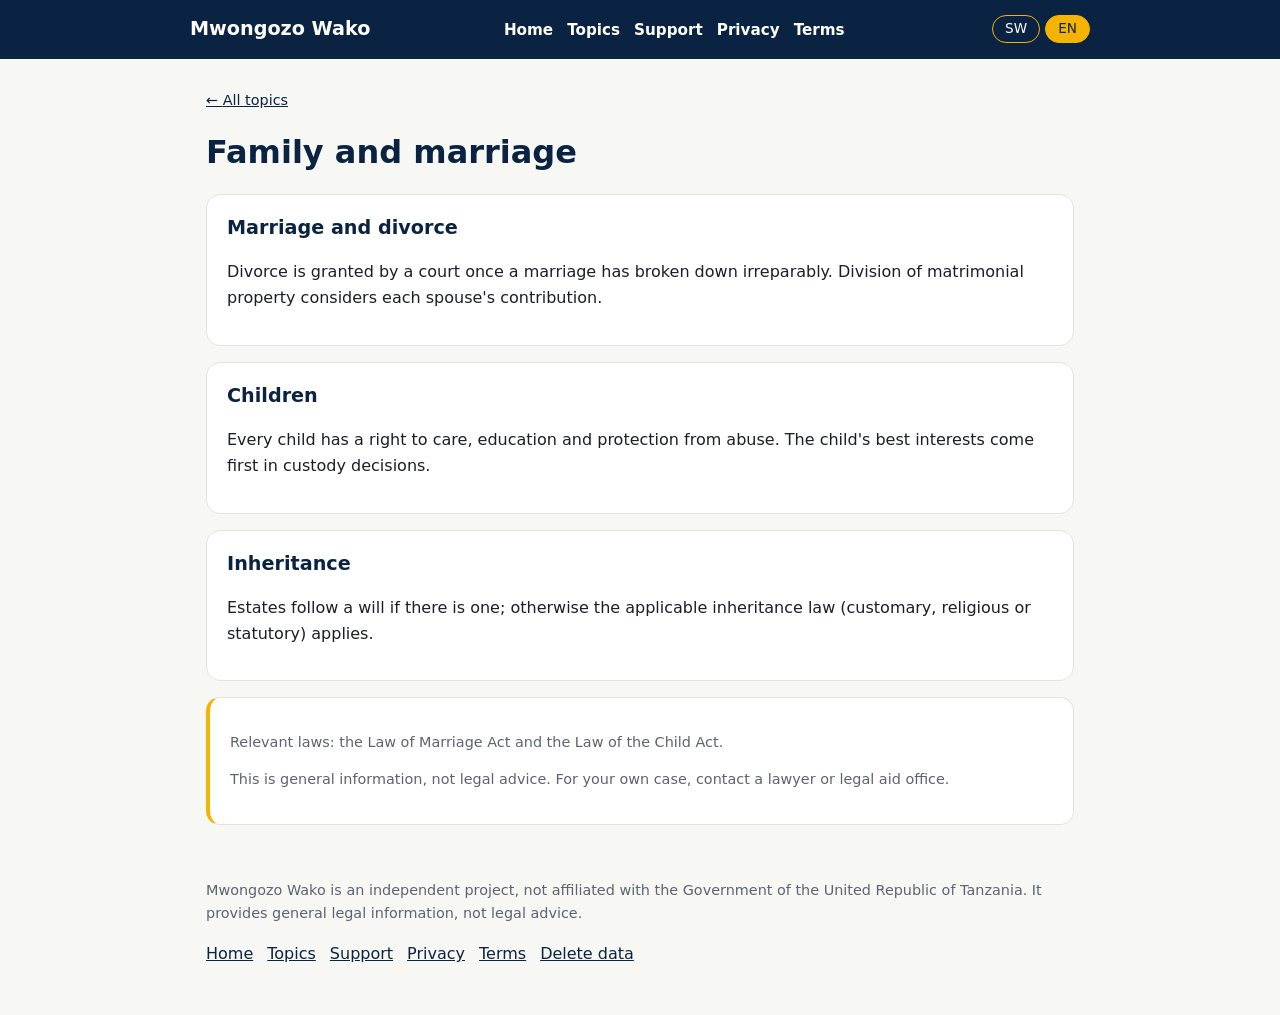
<file: topics/familia/index.html>
<!doctype html>
<html lang="sw" data-lang="sw">
<head>
<meta charset="utf-8">
<meta name="viewport" content="width=device-width, initial-scale=1">
<title>Familia na ndoa / Family and marriage · Mwongozo Wako</title>
<meta name="description" content="Marriage, divorce, child custody and inheritance.">
<link rel="stylesheet" href="../../assets/style.css">
<script src="../../assets/site.js"></script>
</head>
<body>
<header class="site"><div class="bar">
  <a class="brand" href="../../">Mwongozo Wako</a>
  <nav><a href="../../"><span class="l" lang="sw">Nyumbani</span><span class="l" lang="en">Home</span></a><a href="../../topics/"><span class="l" lang="sw">Mada</span><span class="l" lang="en">Topics</span></a><a href="../../support/"><span class="l" lang="sw">Msaada</span><span class="l" lang="en">Support</span></a><a href="../../privacy/"><span class="l" lang="sw">Faragha</span><span class="l" lang="en">Privacy</span></a><a href="../../terms/"><span class="l" lang="sw">Masharti</span><span class="l" lang="en">Terms</span></a></nav>
  <div class="langswitch" role="group" aria-label="Language"><button data-lang="sw" aria-pressed="true">SW</button> <button data-lang="en" aria-pressed="false">EN</button></div>
</div></header>

<main>
<p class="muted"><a href="../">← <span lang="sw" class="l">Mada zote</span><span lang="en" class="l">All topics</span></a></p>
<h1 class="page"><span lang="sw" class="l">Familia na ndoa</span><span lang="en" class="l">Family and marriage</span></h1>
<section><h2><span lang="sw" class="l">Ndoa na talaka</span><span lang="en" class="l">Marriage and divorce</span></h2><p lang="sw" class="l">Talaka hutolewa na mahakama baada ya ndoa kuvunjika kabisa. Mgawanyo wa mali ya ndoa huzingatia mchango wa kila mwenzi.</p><p lang="en" class="l">Divorce is granted by a court once a marriage has broken down irreparably. Division of matrimonial property considers each spouse's contribution.</p></section><section><h2><span lang="sw" class="l">Watoto</span><span lang="en" class="l">Children</span></h2><p lang="sw" class="l">Mtoto ana haki ya kupata malezi, elimu na ulinzi dhidi ya ukatili. Maslahi ya mtoto huwa ya kwanza katika maamuzi ya malezi.</p><p lang="en" class="l">Every child has a right to care, education and protection from abuse. The child's best interests come first in custody decisions.</p></section><section><h2><span lang="sw" class="l">Mirathi</span><span lang="en" class="l">Inheritance</span></h2><p lang="sw" class="l">Mirathi hufuata wosia ikiwa upo, au sheria ya mirathi inayotumika (ya kimila, ya dini au ya serikali) ikiwa haupo.</p><p lang="en" class="l">Estates follow a will if there is one; otherwise the applicable inheritance law (customary, religious or statutory) applies.</p></section>
<section class="notice"><p class="muted"><span lang="sw" class="l">Sheria husika: Sheria ya Ndoa na Sheria ya Mtoto.</span><span lang="en" class="l">Relevant laws: the Law of Marriage Act and the Law of the Child Act.</span></p>
<p class="muted"><span lang="sw" class="l">Hii ni taarifa ya jumla, si ushauri wa kisheria. Kwa kesi yako, wasiliana na wakili au ofisi ya msaada wa kisheria.</span><span lang="en" class="l">This is general information, not legal advice. For your own case, contact a lawyer or legal aid office.</span></p></section>
</main>
<footer class="site">
  <p class="muted"><span class="l" lang="sw">Mwongozo Wako ni mradi huru, hauhusiani na Serikali ya Jamhuri ya Muungano wa Tanzania. Inatoa taarifa za jumla za kisheria, si ushauri wa kisheria.</span><span class="l" lang="en">Mwongozo Wako is an independent project, not affiliated with the Government of the United Republic of Tanzania. It provides general legal information, not legal advice.</span></p>
  <p><a href="../../"><span class="l" lang="sw">Nyumbani</span><span class="l" lang="en">Home</span></a><a href="../../topics/"><span class="l" lang="sw">Mada</span><span class="l" lang="en">Topics</span></a><a href="../../support/"><span class="l" lang="sw">Msaada</span><span class="l" lang="en">Support</span></a><a href="../../privacy/"><span class="l" lang="sw">Faragha</span><span class="l" lang="en">Privacy</span></a><a href="../../terms/"><span class="l" lang="sw">Masharti</span><span class="l" lang="en">Terms</span></a><a href="../../delete-data/"><span class="l" lang="sw">Futa taarifa</span><span class="l" lang="en">Delete data</span></a></p>
</footer>
</body>
</html>
</file>
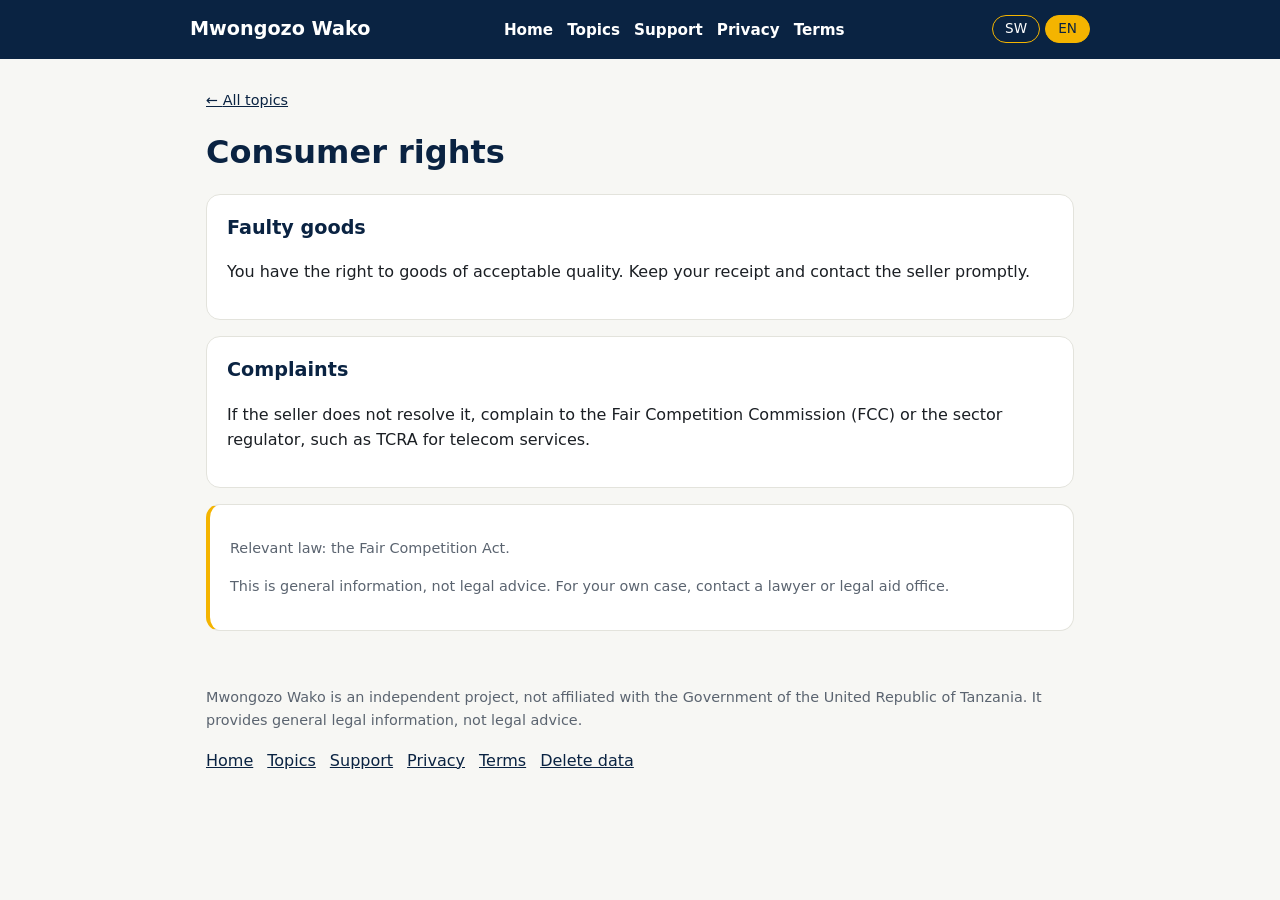
<file: topics/mtumiaji/index.html>
<!doctype html>
<html lang="sw" data-lang="sw">
<head>
<meta charset="utf-8">
<meta name="viewport" content="width=device-width, initial-scale=1">
<title>Haki za mtumiaji / Consumer rights · Mwongozo Wako</title>
<meta name="description" content="Faulty goods, misleading ads, and phone and bank services.">
<link rel="stylesheet" href="../../assets/style.css">
<script src="../../assets/site.js"></script>
</head>
<body>
<header class="site"><div class="bar">
  <a class="brand" href="../../">Mwongozo Wako</a>
  <nav><a href="../../"><span class="l" lang="sw">Nyumbani</span><span class="l" lang="en">Home</span></a><a href="../../topics/"><span class="l" lang="sw">Mada</span><span class="l" lang="en">Topics</span></a><a href="../../support/"><span class="l" lang="sw">Msaada</span><span class="l" lang="en">Support</span></a><a href="../../privacy/"><span class="l" lang="sw">Faragha</span><span class="l" lang="en">Privacy</span></a><a href="../../terms/"><span class="l" lang="sw">Masharti</span><span class="l" lang="en">Terms</span></a></nav>
  <div class="langswitch" role="group" aria-label="Language"><button data-lang="sw" aria-pressed="true">SW</button> <button data-lang="en" aria-pressed="false">EN</button></div>
</div></header>

<main>
<p class="muted"><a href="../">← <span lang="sw" class="l">Mada zote</span><span lang="en" class="l">All topics</span></a></p>
<h1 class="page"><span lang="sw" class="l">Haki za mtumiaji</span><span lang="en" class="l">Consumer rights</span></h1>
<section><h2><span lang="sw" class="l">Bidhaa mbovu</span><span lang="en" class="l">Faulty goods</span></h2><p lang="sw" class="l">Una haki ya bidhaa zenye ubora unaostahili. Hifadhi risiti na uwasiliane na muuzaji mapema.</p><p lang="en" class="l">You have the right to goods of acceptable quality. Keep your receipt and contact the seller promptly.</p></section><section><h2><span lang="sw" class="l">Malalamiko</span><span lang="en" class="l">Complaints</span></h2><p lang="sw" class="l">Ukishindwa kupata suluhu kwa muuzaji, peleka malalamiko kwa Baraza la Ushindani wa Haki (FCC) au mamlaka ya sekta husika kama TCRA kwa huduma za simu.</p><p lang="en" class="l">If the seller does not resolve it, complain to the Fair Competition Commission (FCC) or the sector regulator, such as TCRA for telecom services.</p></section>
<section class="notice"><p class="muted"><span lang="sw" class="l">Sheria husika: Sheria ya Ushindani wa Haki.</span><span lang="en" class="l">Relevant law: the Fair Competition Act.</span></p>
<p class="muted"><span lang="sw" class="l">Hii ni taarifa ya jumla, si ushauri wa kisheria. Kwa kesi yako, wasiliana na wakili au ofisi ya msaada wa kisheria.</span><span lang="en" class="l">This is general information, not legal advice. For your own case, contact a lawyer or legal aid office.</span></p></section>
</main>
<footer class="site">
  <p class="muted"><span class="l" lang="sw">Mwongozo Wako ni mradi huru, hauhusiani na Serikali ya Jamhuri ya Muungano wa Tanzania. Inatoa taarifa za jumla za kisheria, si ushauri wa kisheria.</span><span class="l" lang="en">Mwongozo Wako is an independent project, not affiliated with the Government of the United Republic of Tanzania. It provides general legal information, not legal advice.</span></p>
  <p><a href="../../"><span class="l" lang="sw">Nyumbani</span><span class="l" lang="en">Home</span></a><a href="../../topics/"><span class="l" lang="sw">Mada</span><span class="l" lang="en">Topics</span></a><a href="../../support/"><span class="l" lang="sw">Msaada</span><span class="l" lang="en">Support</span></a><a href="../../privacy/"><span class="l" lang="sw">Faragha</span><span class="l" lang="en">Privacy</span></a><a href="../../terms/"><span class="l" lang="sw">Masharti</span><span class="l" lang="en">Terms</span></a><a href="../../delete-data/"><span class="l" lang="sw">Futa taarifa</span><span class="l" lang="en">Delete data</span></a></p>
</footer>
</body>
</html>
</file>
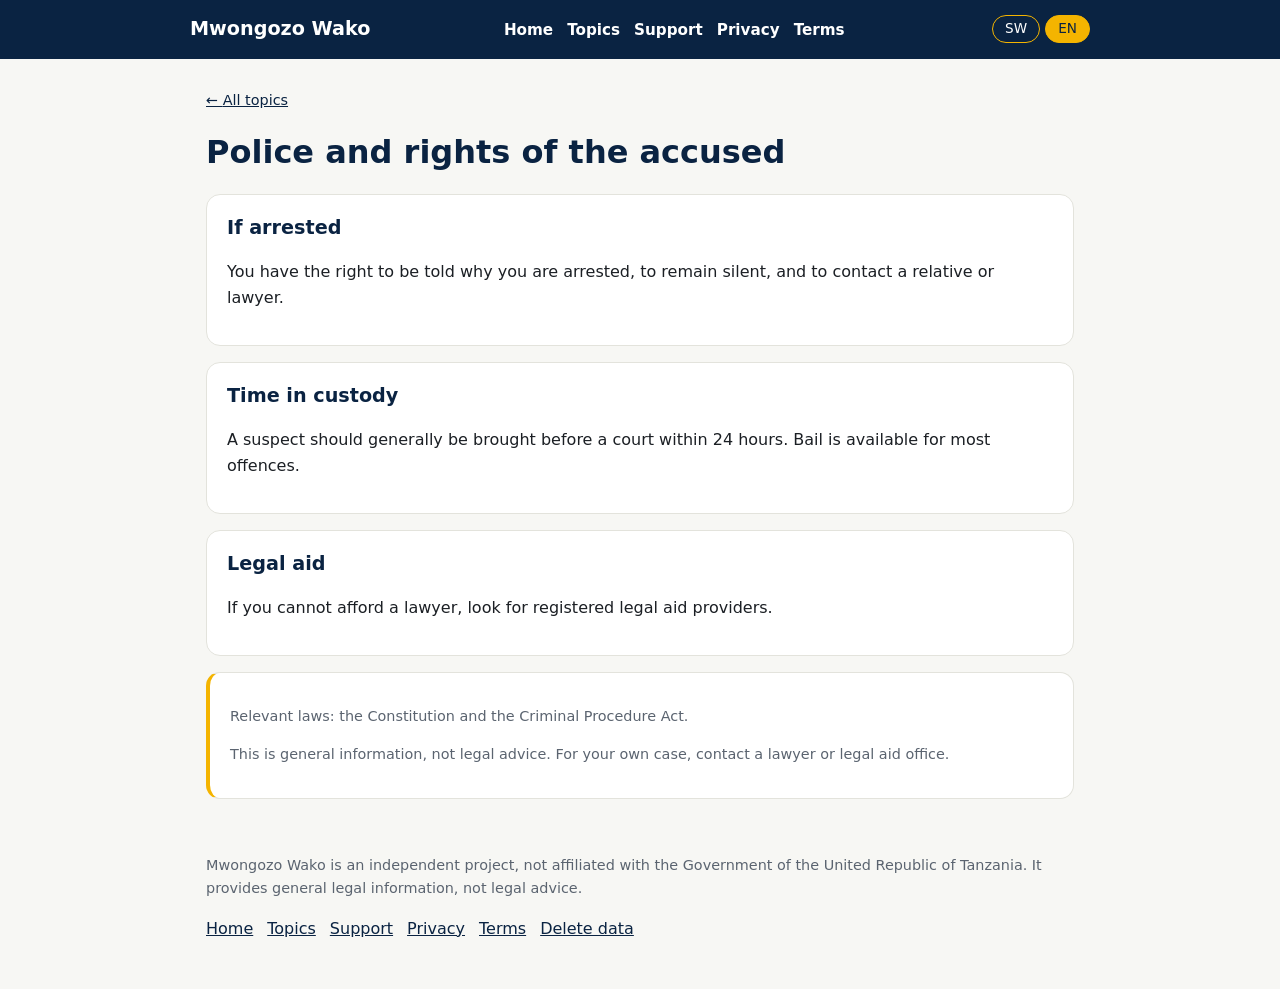
<file: topics/polisi/index.html>
<!doctype html>
<html lang="sw" data-lang="sw">
<head>
<meta charset="utf-8">
<meta name="viewport" content="width=device-width, initial-scale=1">
<title>Polisi na haki za mtuhumiwa / Police and rights of the accused · Mwongozo Wako</title>
<meta name="description" content="What you should know if arrested or questioned.">
<link rel="stylesheet" href="../../assets/style.css">
<script src="../../assets/site.js"></script>
</head>
<body>
<header class="site"><div class="bar">
  <a class="brand" href="../../">Mwongozo Wako</a>
  <nav><a href="../../"><span class="l" lang="sw">Nyumbani</span><span class="l" lang="en">Home</span></a><a href="../../topics/"><span class="l" lang="sw">Mada</span><span class="l" lang="en">Topics</span></a><a href="../../support/"><span class="l" lang="sw">Msaada</span><span class="l" lang="en">Support</span></a><a href="../../privacy/"><span class="l" lang="sw">Faragha</span><span class="l" lang="en">Privacy</span></a><a href="../../terms/"><span class="l" lang="sw">Masharti</span><span class="l" lang="en">Terms</span></a></nav>
  <div class="langswitch" role="group" aria-label="Language"><button data-lang="sw" aria-pressed="true">SW</button> <button data-lang="en" aria-pressed="false">EN</button></div>
</div></header>

<main>
<p class="muted"><a href="../">← <span lang="sw" class="l">Mada zote</span><span lang="en" class="l">All topics</span></a></p>
<h1 class="page"><span lang="sw" class="l">Polisi na haki za mtuhumiwa</span><span lang="en" class="l">Police and rights of the accused</span></h1>
<section><h2><span lang="sw" class="l">Ukikamatwa</span><span lang="en" class="l">If arrested</span></h2><p lang="sw" class="l">Una haki ya kujulishwa sababu ya kukamatwa, kukaa kimya, na kuwasiliana na ndugu au wakili.</p><p lang="en" class="l">You have the right to be told why you are arrested, to remain silent, and to contact a relative or lawyer.</p></section><section><h2><span lang="sw" class="l">Muda wa kushikiliwa</span><span lang="en" class="l">Time in custody</span></h2><p lang="sw" class="l">Kwa kawaida mtuhumiwa anatakiwa kufikishwa mahakamani ndani ya saa 24. Dhamana ni haki kwa makosa mengi.</p><p lang="en" class="l">A suspect should generally be brought before a court within 24 hours. Bail is available for most offences.</p></section><section><h2><span lang="sw" class="l">Msaada wa kisheria</span><span lang="en" class="l">Legal aid</span></h2><p lang="sw" class="l">Ikiwa huna uwezo wa kumlipa wakili, tafuta huduma za msaada wa kisheria zilizosajiliwa.</p><p lang="en" class="l">If you cannot afford a lawyer, look for registered legal aid providers.</p></section>
<section class="notice"><p class="muted"><span lang="sw" class="l">Sheria husika: Katiba ya Jamhuri ya Muungano na Sheria ya Mwenendo wa Makosa ya Jinai.</span><span lang="en" class="l">Relevant laws: the Constitution and the Criminal Procedure Act.</span></p>
<p class="muted"><span lang="sw" class="l">Hii ni taarifa ya jumla, si ushauri wa kisheria. Kwa kesi yako, wasiliana na wakili au ofisi ya msaada wa kisheria.</span><span lang="en" class="l">This is general information, not legal advice. For your own case, contact a lawyer or legal aid office.</span></p></section>
</main>
<footer class="site">
  <p class="muted"><span class="l" lang="sw">Mwongozo Wako ni mradi huru, hauhusiani na Serikali ya Jamhuri ya Muungano wa Tanzania. Inatoa taarifa za jumla za kisheria, si ushauri wa kisheria.</span><span class="l" lang="en">Mwongozo Wako is an independent project, not affiliated with the Government of the United Republic of Tanzania. It provides general legal information, not legal advice.</span></p>
  <p><a href="../../"><span class="l" lang="sw">Nyumbani</span><span class="l" lang="en">Home</span></a><a href="../../topics/"><span class="l" lang="sw">Mada</span><span class="l" lang="en">Topics</span></a><a href="../../support/"><span class="l" lang="sw">Msaada</span><span class="l" lang="en">Support</span></a><a href="../../privacy/"><span class="l" lang="sw">Faragha</span><span class="l" lang="en">Privacy</span></a><a href="../../terms/"><span class="l" lang="sw">Masharti</span><span class="l" lang="en">Terms</span></a><a href="../../delete-data/"><span class="l" lang="sw">Futa taarifa</span><span class="l" lang="en">Delete data</span></a></p>
</footer>
</body>
</html>
</file>
<file: assets/style.css>
:root { --navy:#0A2342; --gold:#F4B400; --ink:#1b1f24; --muted:#5b6470; --bg:#f7f7f4; --card:#fff; --line:#e3e3dc; --link:#0A2342; }
@media (prefers-color-scheme: dark) {
  :root { --ink:#e8eaed; --muted:#aab2bd; --bg:#0d1117; --card:#161b22; --line:#30363d; --link:#F4B400; }
}
* { box-sizing:border-box; }
body { margin:0; font-family:system-ui,-apple-system,"Segoe UI",Roboto,sans-serif; color:var(--ink); background:var(--bg); line-height:1.6; }
a { color:var(--link); }
header.site { background:var(--navy); color:#fff; padding:14px 16px; }
header.site .bar { max-width:900px; margin:0 auto; display:flex; flex-wrap:wrap; gap:8px 20px; align-items:center; justify-content:space-between; }
header.site .brand { color:#fff; font-weight:700; font-size:1.2rem; text-decoration:none; }
header.site nav a { color:#fff; margin-right:14px; text-decoration:none; font-weight:600; font-size:.95rem; }
header.site nav a:hover, header.site nav a[aria-current] { color:var(--gold); }
.langswitch button { background:transparent; color:#fff; border:1px solid var(--gold); border-radius:999px; padding:2px 12px; cursor:pointer; font:inherit; font-size:.85rem; }
.langswitch button[aria-pressed="true"] { background:var(--gold); color:var(--navy); }
.hero { background:var(--navy); color:#fff; padding:36px 16px 44px; }
.hero .in { max-width:900px; margin:0 auto; }
.hero h1 { margin:0 0 .4rem; font-size:2rem; } .hero p { margin:.3rem 0; max-width:60ch; } .hero .tag { color:var(--gold); font-weight:600; }
.btn { display:inline-block; background:var(--gold); color:var(--navy); font-weight:700; padding:10px 20px; border-radius:10px; text-decoration:none; margin:12px 10px 0 0; }
.btn.alt { background:transparent; color:#fff; border:1px solid #fff; }
main { max-width:900px; margin:0 auto; padding:16px; }
section, .card { background:var(--card); border:1px solid var(--line); border-radius:14px; padding:18px 20px; margin:16px 0; }
h1.page { color:var(--navy); margin:12px 0 0; } @media (prefers-color-scheme: dark) { h1.page { color:var(--gold); } }
h2 { color:var(--navy); font-size:1.2rem; margin-top:0; } h3 { font-size:1rem; margin-bottom:.3rem; }
@media (prefers-color-scheme: dark) { h2 { color:var(--gold); } }
.muted { color:var(--muted); font-size:.9rem; }
.grid { display:grid; grid-template-columns:repeat(auto-fill,minmax(240px,1fr)); gap:14px; }
.grid .card { margin:0; } .grid .card h3 { margin-top:0; }
.grid a.card { text-decoration:none; color:inherit; display:block; } .grid a.card:hover { border-color:var(--gold); }
.notice { border-left:4px solid var(--gold); }
details { border-top:1px solid var(--line); padding:8px 0; } details:first-of-type { border-top:0; } summary { cursor:pointer; font-weight:600; }
footer.site { max-width:900px; margin:0 auto; padding:8px 16px 32px; }
footer.site a { margin-right:14px; }
/* language toggle: with JS, show only the chosen language; without JS both show */
html[data-lang="sw"] [lang="en"].l, html[data-lang="en"] [lang="sw"].l { display:none; }
</file>
